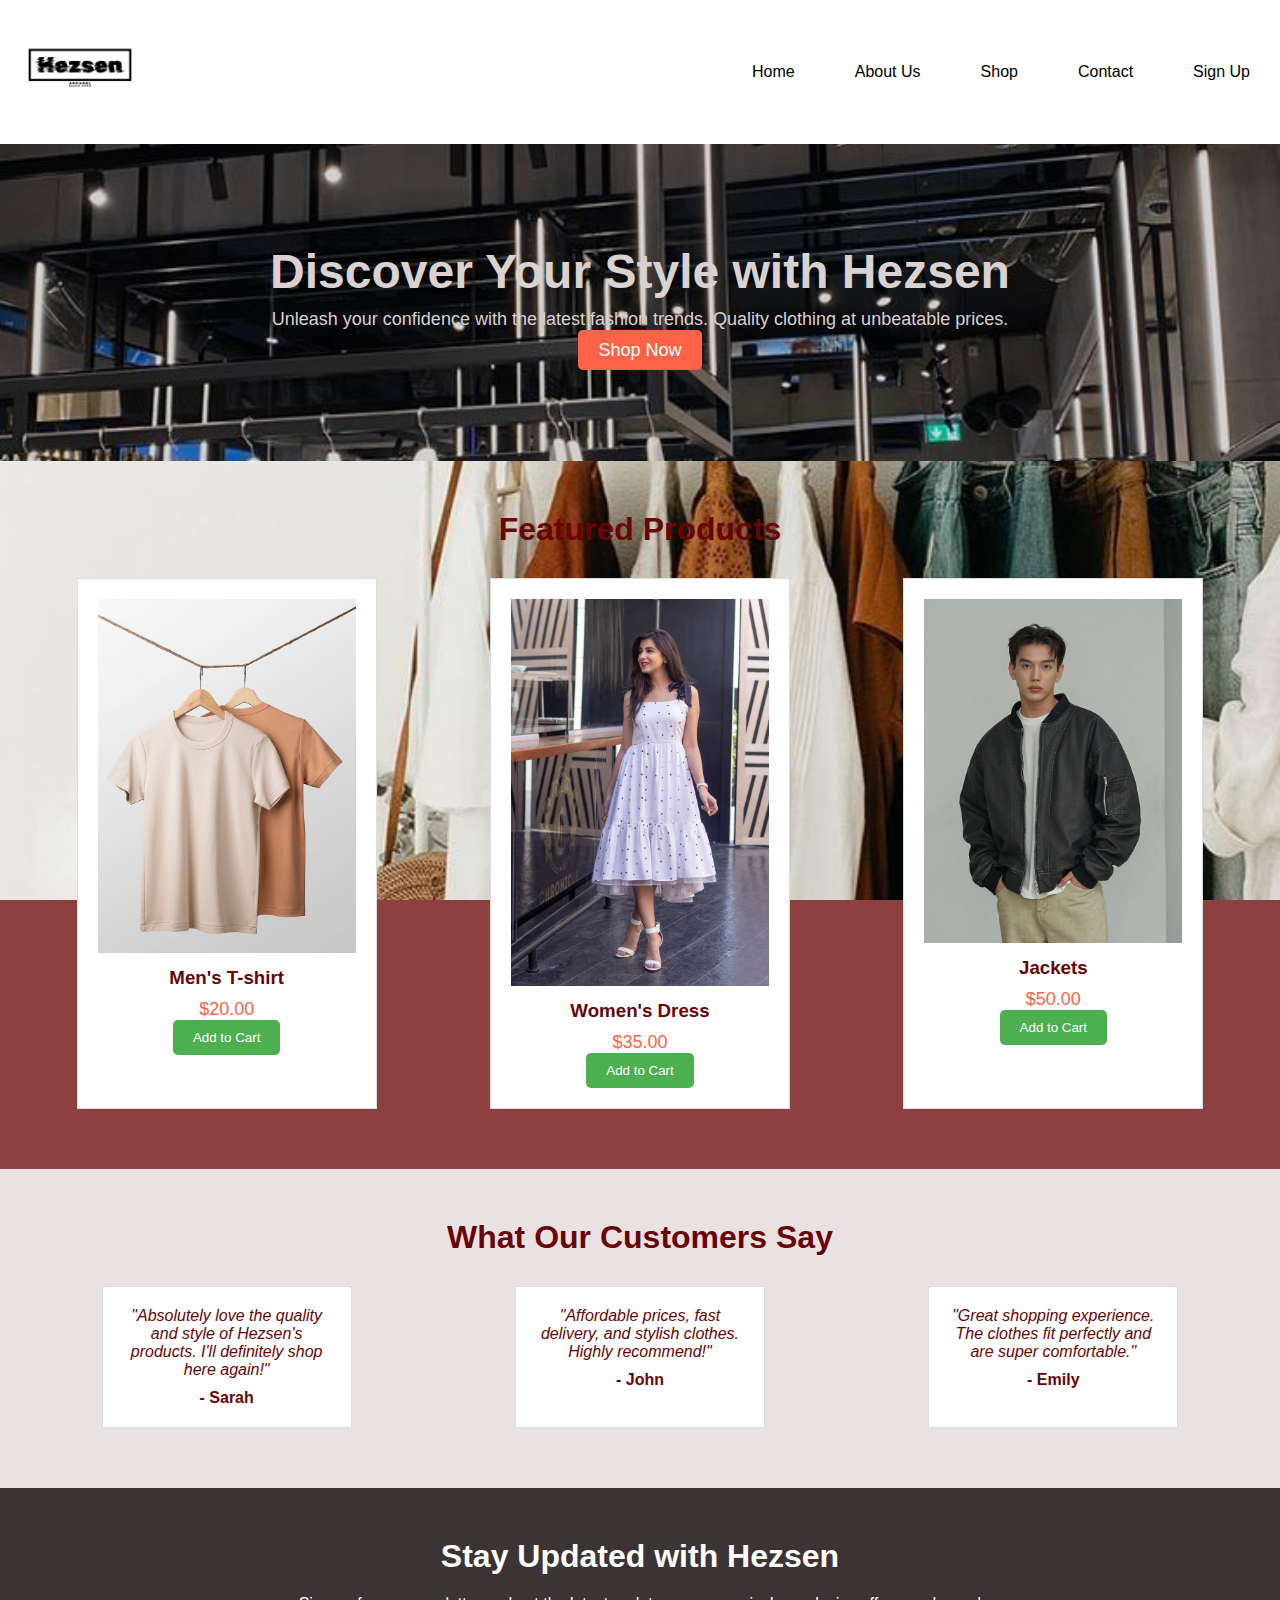
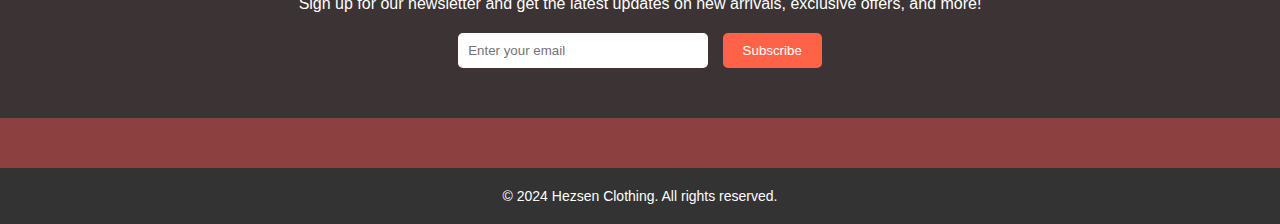
<file: index.html>
<!DOCTYPE html>
<html lang="en">
<head>
  <meta charset="UTF-8">
  <meta name="viewport" content="width=device-width, initial-scale=1.0">
  <title>Hezsen Clothing - Trendy Apparel</title>
  <link rel="stylesheet" href="style.css">
</head>
<body>
  <header>
    <nav>
      <div class="logo">
        <a href="index.html">
          <img src="Hezsen.png" alt="Hezsen Clothing Logo">
        </a>
      </div>
      <ul>
        <li><a href="index.html">Home</a></li>
        <li><a href="about.html">About Us</a></li>
        <li><a href="shop.html">Shop</a></li>
        <li><a href="contact.html">Contact</a></li>
        <li><a href="signup.html">Sign Up</a></li>
      </ul>
    </nav>
  </header>

  <section class="hero">
    <div class="hero-content">
      <h1>Discover Your Style with Hezsen</h1>
      <p>Unleash your confidence with the latest fashion trends. Quality clothing at unbeatable prices.</p>
      <a href="shop.html" class="hero-btn">Shop Now</a>
    </div>
  </section>

  <section class="featured-products">
    <h2>Featured Products</h2>
    <div class="product-grid">
      <div class="product-card">
        <img src="tshirt.jpeg" alt="Men's T-shirt">

        <h3>Men's T-shirt</h3>
        <p>$20.00</p>
        <button>Add to Cart</button>
      </div>
      <div class="product-card">
        <img src="frock.jpeg" alt="Women's Dress">

        <h3>Women's Dress</h3>
        <p>$35.00</p>
        <button>Add to Cart</button>
      </div>
      <div class="product-card">
        <img src="Jacket.jpeg" alt="Jackets">

        <h3>Jackets</h3>
        <p>$50.00</p>
        <button>Add to Cart</button>
      </div>
    </div>
  </section>

  <section class="testimonials">
    <h2>What Our Customers Say</h2>
    <div class="testimonial-grid">
      <div class="testimonial">
        <p>"Absolutely love the quality and style of Hezsen's products. I'll definitely shop here again!"</p>
        <span>- Sarah</span>
      </div>
      <div class="testimonial">
        <p>"Affordable prices, fast delivery, and stylish clothes. Highly recommend!"</p>
        <span>- John</span>
      </div>
      <div class="testimonial">
        <p>"Great shopping experience. The clothes fit perfectly and are super comfortable."</p>
        <span>- Emily</span>
      </div>
    </div>
  </section>

  <section class="newsletter">
    <h2>Stay Updated with Hezsen</h2>
    <p>Sign up for our newsletter and get the latest updates on new arrivals, exclusive offers, and more!</p>
    <form id="newsletterForm">
      <input type="email" id="newsletterEmail" name="newsletterEmail" placeholder="Enter your email" required>
      <input type="submit" value="Subscribe">
    </form>
  </section>

  <footer>
    <p>&copy; 2024 Hezsen Clothing. All rights reserved.</p>
  </footer>

  <script>
    document.getElementById("newsletterForm").addEventListener("submit", function(event) {
      var email = document.getElementById("newsletterEmail").value;
      var emailPattern = /^[a-zA-Z0-9._-]+@[a-zA-Z0-9.-]+\.[a-zA-Z]{2,6}$/;
      if (!emailPattern.test(email)) {
        alert("Invalid email format.");
        event.preventDefault();
      }
    });
  </script>
</body>
</html>
</file>
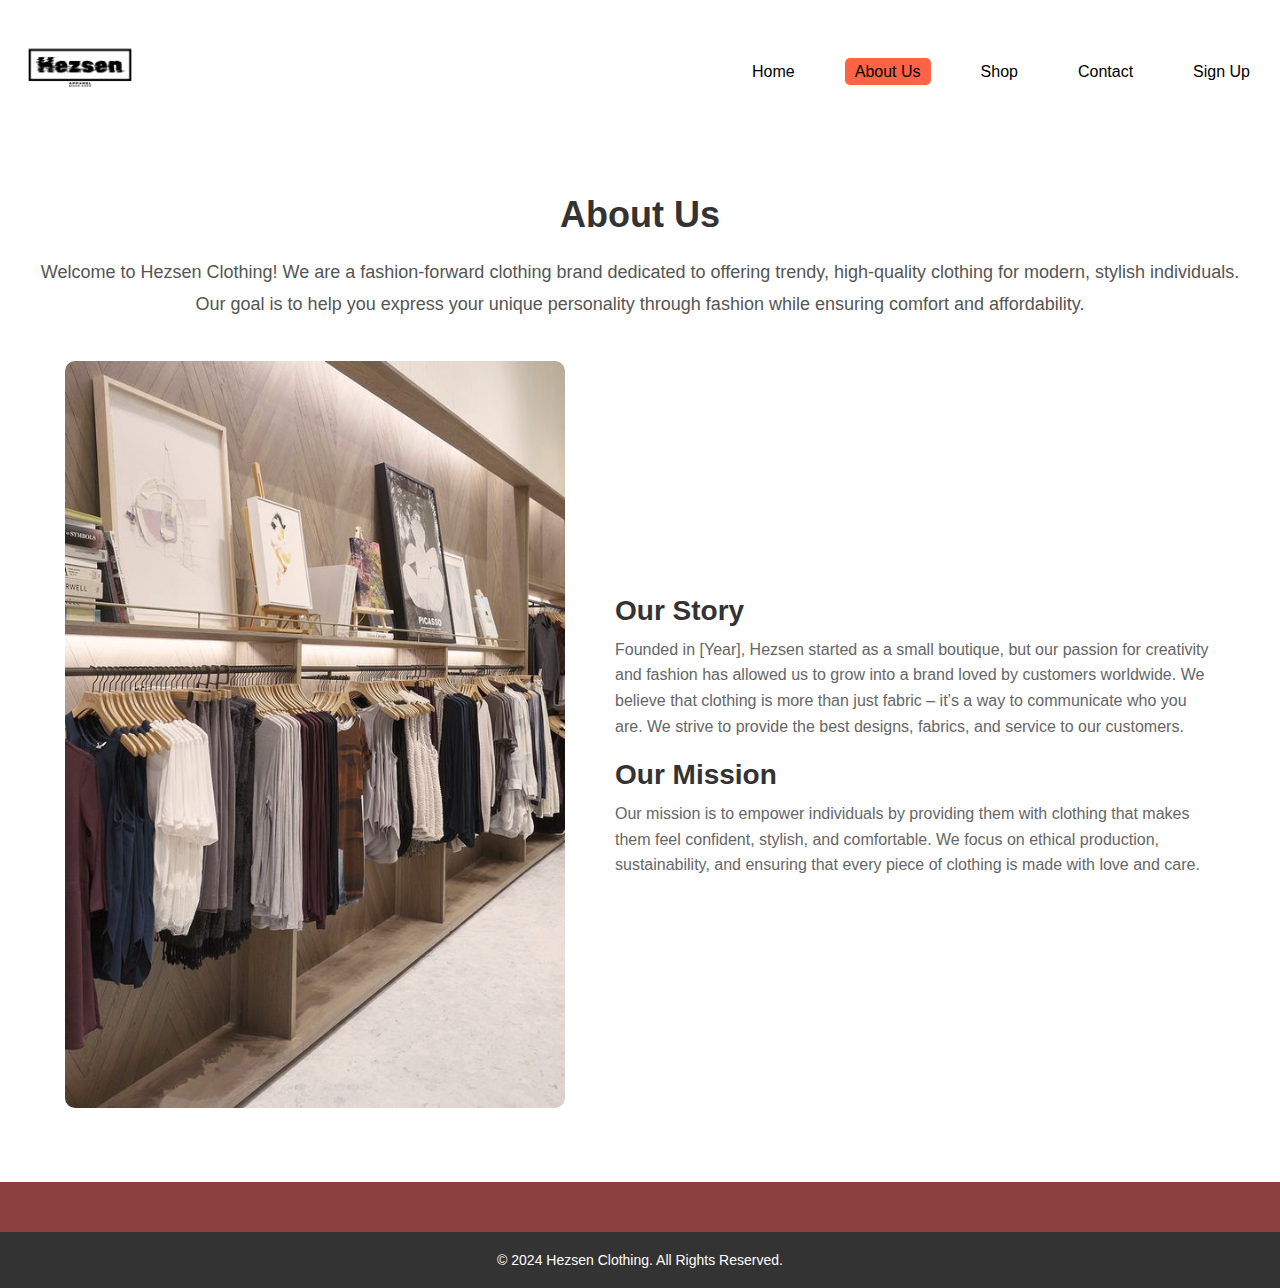
<file: about.html>
<!DOCTYPE html>
<html lang="en">
<head>
    <meta charset="UTF-8">
    <meta name="viewport" content="width=device-width, initial-scale=1.0">
    <title>About Us - Hezsen Clothing</title>
    <link rel="stylesheet" href="style.css">
</head>
<body>

    <header>
        <nav>
            <div class="logo">
                <img src="Hezsen.png" alt="Hezsen Logo">
            </div>
            <ul>
                <li><a href="index.html">Home</a></li>
                <li><a href="about.html" class="active">About Us</a></li>
                <li><a href="shop.html">Shop</a></li>
                <li><a href="contact.html">Contact</a></li>
                <li><a href="signup.html">Sign Up</a></li>

            </ul>
        </nav>
    </header>

    <section class="about-us">
        <div class="about-container">
            <h1>About Us</h1>
            <p>Welcome to Hezsen Clothing! We are a fashion-forward clothing brand dedicated to offering trendy, high-quality clothing for modern, stylish individuals. Our goal is to help you express your unique personality through fashion while ensuring comfort and affordability.</p>

            <div class="about-content">
                <div class="about-image">
                    <img src="download (1).jpeg" alt="Our Team"> 
                </div>
                <div class="about-text">
                    <h2>Our Story</h2>
                    <p>Founded in [Year], Hezsen started as a small boutique, but our passion for creativity and fashion has allowed us to grow into a brand loved by customers worldwide. We believe that clothing is more than just fabric – it’s a way to communicate who you are. We strive to provide the best designs, fabrics, and service to our customers.</p>
                    <h2>Our Mission</h2>
                    <p>Our mission is to empower individuals by providing them with clothing that makes them feel confident, stylish, and comfortable. We focus on ethical production, sustainability, and ensuring that every piece of clothing is made with love and care.</p>
                </div>
            </div>
        </div>
    </section>

    <footer>
        <p>&copy; 2024 Hezsen Clothing. All Rights Reserved.</p>
    </footer>
</body>
</html>
</file>
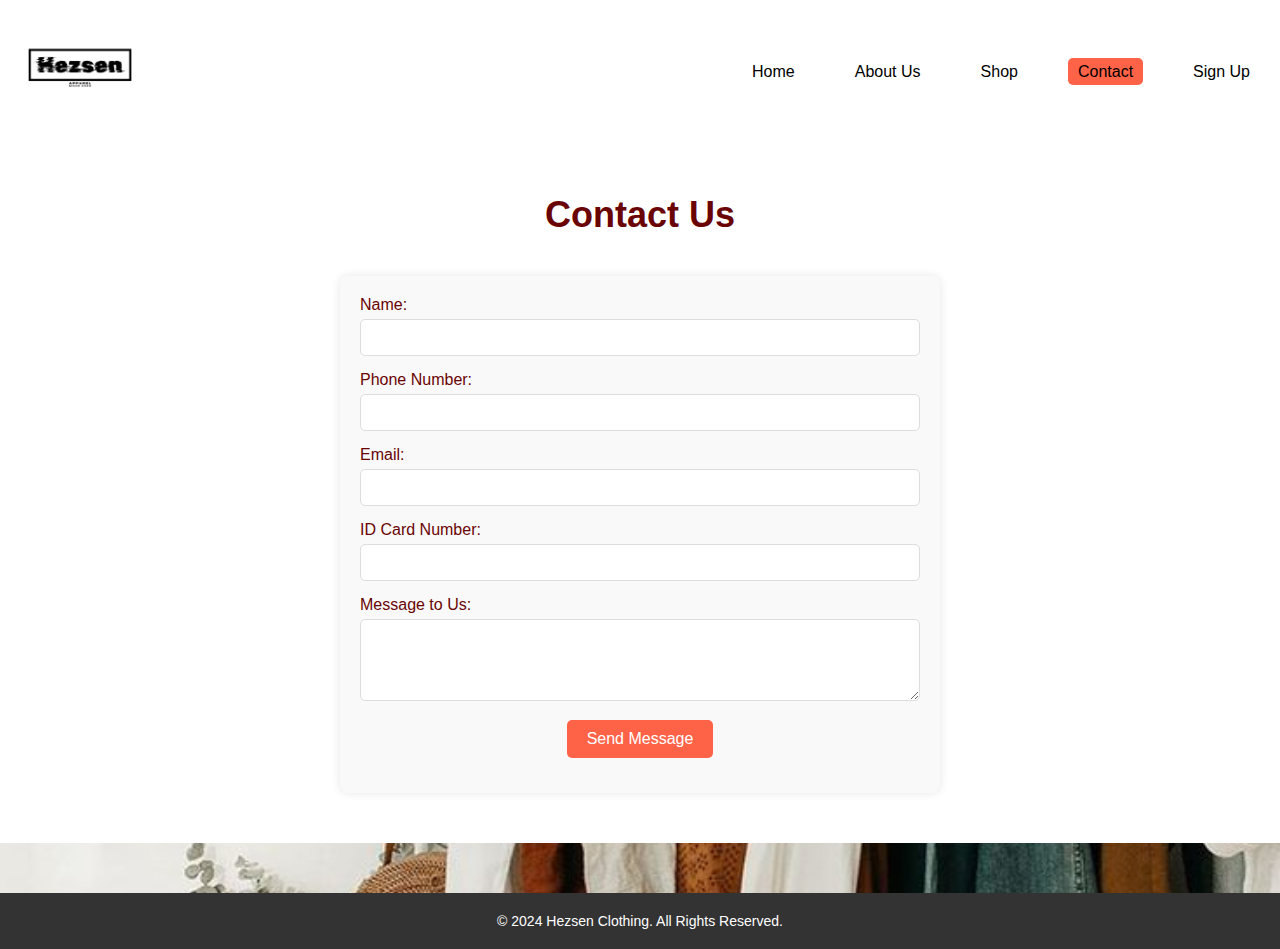
<file: contact.html>
<!DOCTYPE html>
<html lang="en">
<head>
    <meta charset="UTF-8">
    <meta name="viewport" content="width=device-width, initial-scale=1.0">
    <title>Contact Us - Hezsen Clothing</title>
    <link rel="stylesheet" href="style.css">
</head>
<body>

    <header>
        <div class="logo">
            <img src="Hezsen.png" alt="Hezsen Logo"> 
        </div>
        <nav>
            <ul>


                <li><a href="index.html">Home</a></li>
                <li><a href="about.html">About Us</a></li>
                <li><a href="shop.html">Shop</a></li>
                <li><a href="contact.html" class="active">Contact</a></li>
                <li><a href="signup.html">Sign Up</a></li>


            </ul>
        </nav>
    </header>

    <section class="contact">
        <h1>Contact Us</h1>
        <form id="contact-form" onsubmit="return validateContactForm()">
            <div>
                <label for="name">Name:</label>
                <input type="text" id="name" name="name">
            </div>
            <div>
                <label for="phone">Phone Number:</label>
                <input type="text" id="phone" name="phone">
            </div>
            <div>
                <label for="email">Email:</label>
                <input type="email" id="email" name="email">
            </div>
            <div>
                <label for="nic">ID Card Number:</label>
                <input type="text" id="nic" name="nic">
            </div>
            <div>
                <label for="message">Message to Us:</label>
                <textarea id="message" name="message" rows="4"></textarea>
            </div>
            <div>
                <input type="submit" value="Send Message">
            </div>
        </form>
    </section>

    <footer>
        <p>&copy; 2024 Hezsen Clothing. All Rights Reserved.</p>
    </footer>

    <script src="script.js"></script>
</body>
</html>
</file>
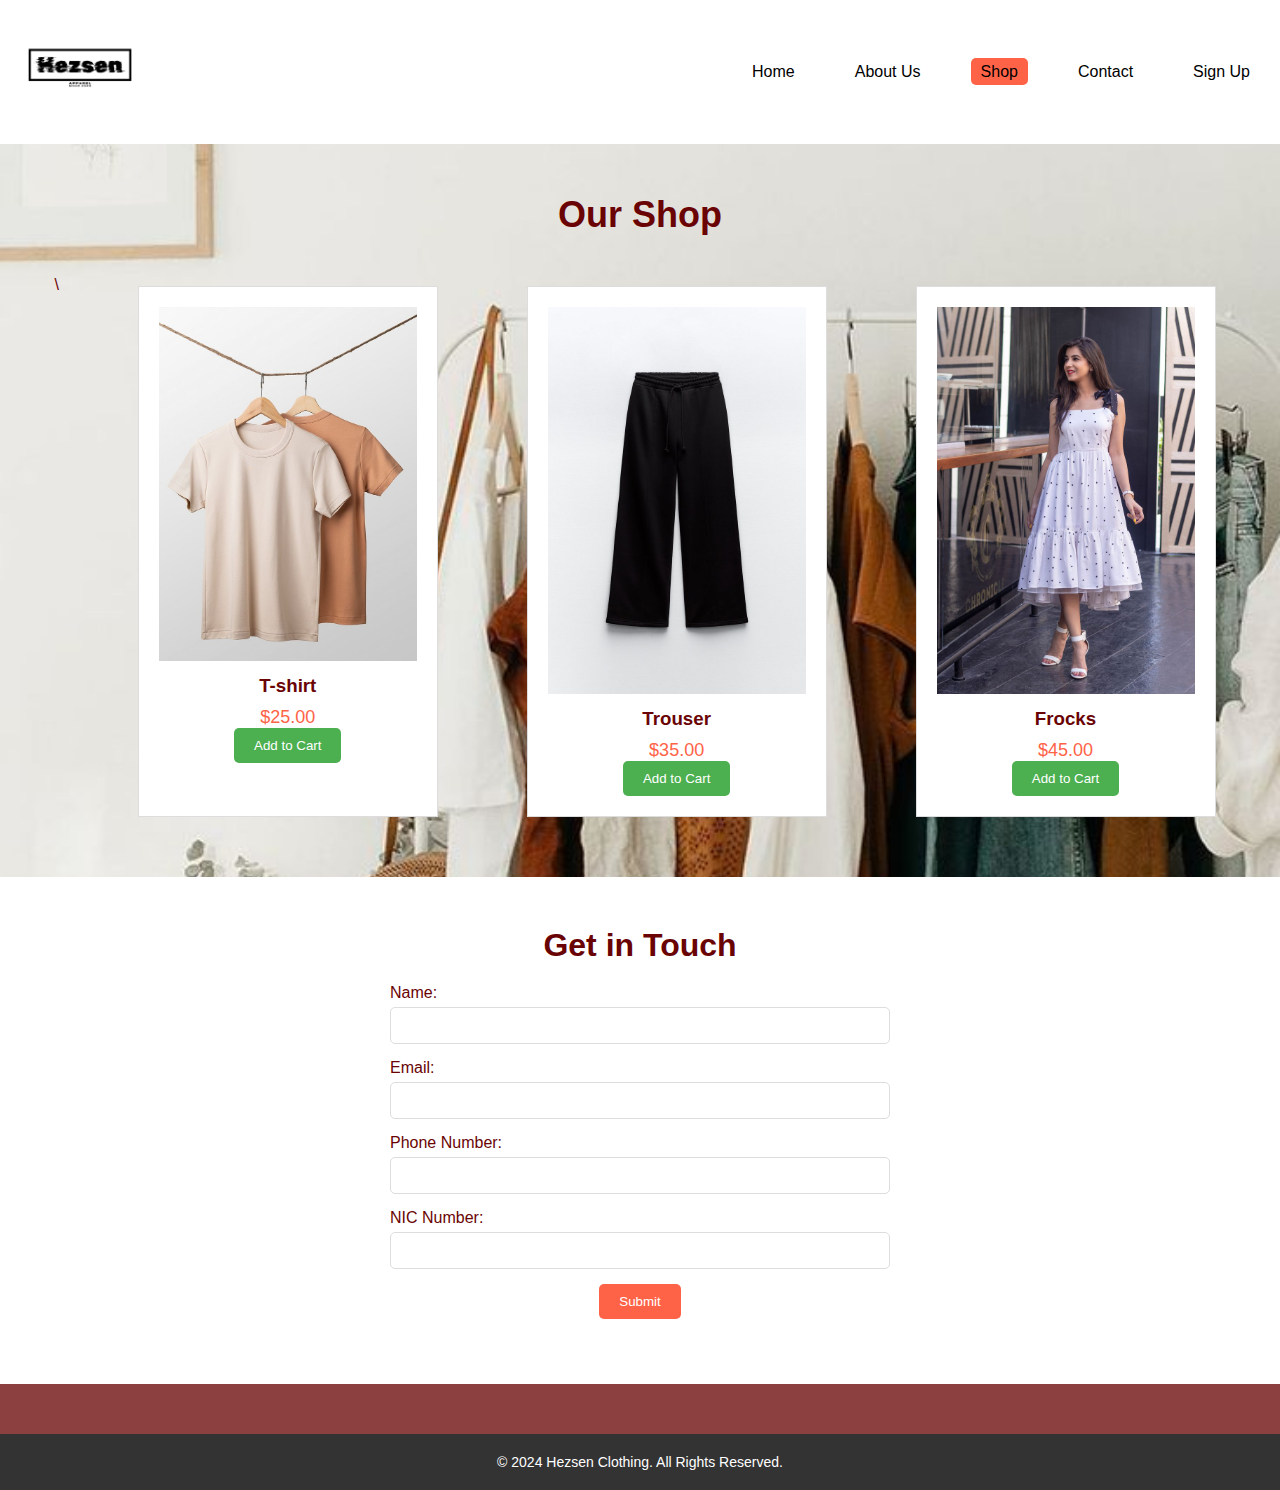
<file: shop.html>
<!DOCTYPE html>
<html lang="en">
<head>
    <meta charset="UTF-8">
    <meta name="viewport" content="width=device-width, initial-scale=1.0">
    <title>Shop - Hezsen Clothing</title>
    <link rel="stylesheet" href="style.css">
</head>
<body>

    <header>
        <div class="logo">
            <img src="Hezsen.png" alt="Hezsen Logo"> 
        </div>
        <nav>
            <ul>


                <li><a href="index.html">Home</a></li>
                <li><a href="about.html">About Us</a></li>
                <li><a href="shop.html" class="active">Shop</a></li>
                <li><a href="contact.html">Contact</a></li>
                <li><a href="signup.html">Sign Up</a></li>

            </ul>
        </nav>
    </header>

    <section class="shop">
        <h1>Our Shop</h1>
        <div class="product-grid">\

            <div class="product-card">
                <img src="tshirt.jpeg" alt="T-shirt">
                <h3>T-shirt</h3>
                <p>$25.00</p>
                <button>Add to Cart</button>
            </div>

            <div class="product-card">
                <img src="trouser.jpeg" alt="Trouser">
                <h3>Trouser</h3>
                <p>$35.00</p>
                <button>Add to Cart</button>
            </div>

            <div class="product-card">
                <img src="frock.jpeg" alt="Frocks">
                <h3>Frocks</h3>
                <p>$45.00</p>
                <button>Add to Cart</button>
            </div>
        </div>
    </section>

    <section class="contact-form">
        <h2>Get in Touch</h2>
        <form id="shop-form" onsubmit="return validateForm()">
            <div>
                <label for="name">Name:</label>
                <input type="text" id="name" name="name">
            </div>
            <div>
                <label for="email">Email:</label>
                <input type="email" id="email" name="email">
            </div>
            <div>
                <label for="phone">Phone Number:</label>
                <input type="text" id="phone" name="phone">
            </div>
            <div>
                <label for="nic">NIC Number:</label>
                <input type="text" id="nic" name="nic">
            </div>
            <div>
                <input type="submit" value="Submit">
            </div>
        </form>
    </section>

    <footer>
        <p>&copy; 2024 Hezsen Clothing. All Rights Reserved.</p>
    </footer>

    <script src="script.js"></script>
</body>
</html>
</file>
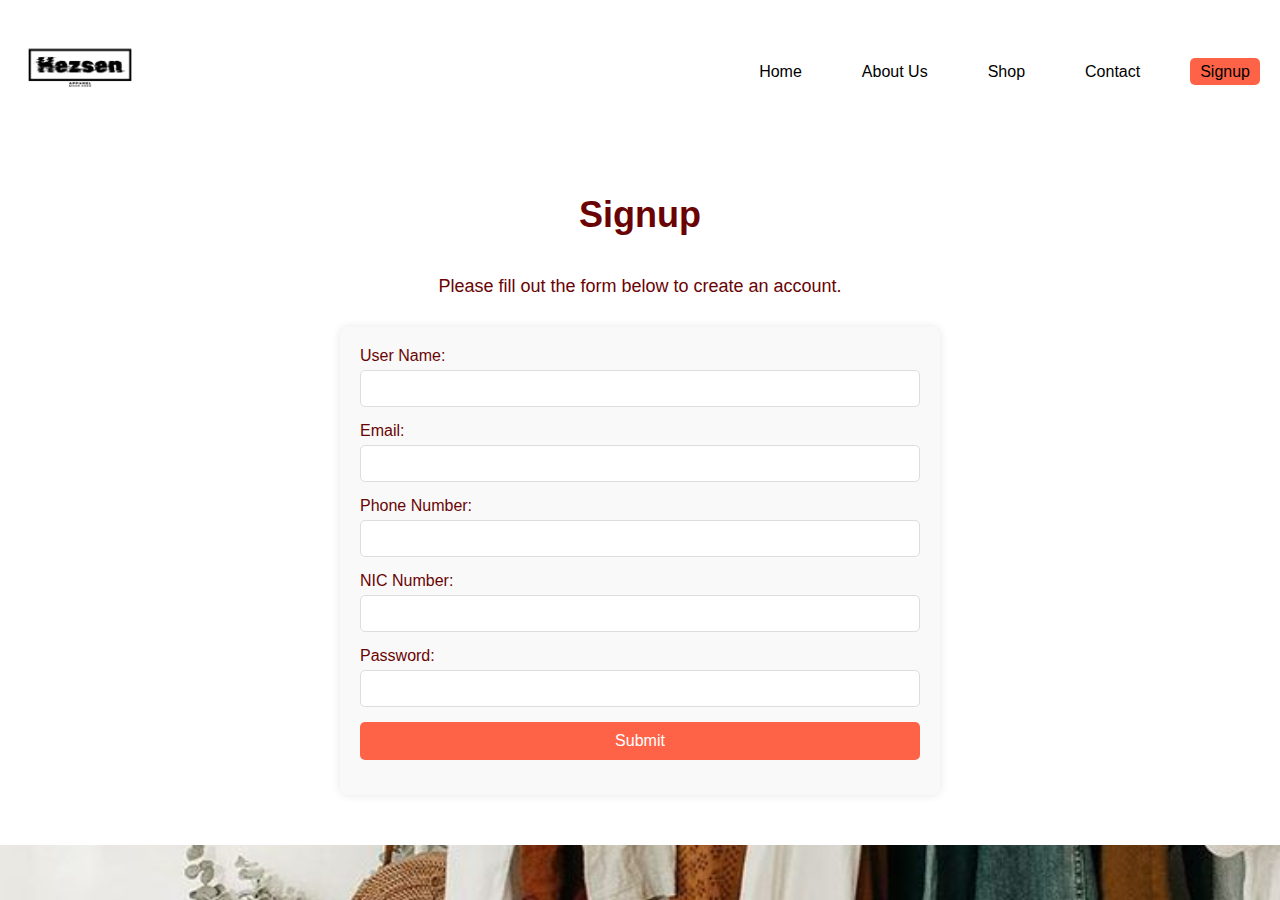
<file: signup.html>
<!DOCTYPE html>
<html lang="en">
<head>
  <meta charset="UTF-8">
  <meta name="viewport" content="width=device-width, initial-scale=1.0">
  <title>Signup Page</title>
  <link rel="stylesheet" href="style.css">
</head>
<body>
  <header>
    <nav>
      <div class="logo">
        <img src="Hezsen.png" alt="Logo"> 
      </div>
      <ul>
        <li><a href="index.html">Home</a></li>
        <li><a href="about.html">About Us</a></li>
        <li><a href="shop.html">Shop</a></li>
        <li><a href="contact.html">Contact</a></li>
        <li><a href="signup.html" class="active">Signup</a></li>
      </ul>
    </nav>
  </header>

  <div class="signup">
    <div class="signup-content">
      <h1>Signup</h1>
      <p>Please fill out the form below to create an account.</p>
      <form id="signupForm">
        <div>
          <label for="username">User Name:</label>
          <input type="text" id="username" name="username">
        </div>
        <div>
          <label for="email">Email:</label>
          <input type="email" id="email" name="email">
        </div>
        <div>
          <label for="phone">Phone Number:</label>
          <input type="text" id="phone" name="phone">
        </div>
        <div>
          <label for="nic">NIC Number:</label>
          <input type="text" id="nic" name="nic">
        </div>
        <div>
          <label for="password">Password:</label>
          <input type="password" id="password" name="password">
        </div>
        <div>
          <button type="submit">Submit</button>
        </div>
      </form>
    </div>
  </div>

  <script src="script.js"></script>
</body>
</html>
</file>
<file: style.css>
body {
    font-family: Arial, sans-serif;
    margin: 0;
    padding: 0;
    color: #120656;
    background-image: url('webbac.jpeg'); 
    background-size: cover; 
    background-position: center; 
    background-attachment: fixed; 
  }
  
  header {
    background-color: #ffffff; 
    color: #000000;
    padding: 5px 10px; 
    display: flex;
    align-items: center;
    justify-content: space-between; 
  }
  
  .logo {
    flex-shrink: 0; 
  }
  
  .logo img {
    max-width: 150px; 
    height: auto; 
  }
  
  nav {
    flex-grow: 1; 
    display: flex;
    justify-content: flex-start; 
    align-items: center;
  }
  
  nav ul {
    list-style-type: none;
    margin: 0;
    padding: 0;
    display: flex;
    margin-left: auto; 
  }
  
  nav ul li {
    display: inline;
    margin-left: 20px; 
  }
  
  nav ul li a {
    color: #000000;
    text-decoration: none;
    padding: 5px 10px;
    font-size: 14px; 
  }
  
  nav ul li a:hover {
    background-color: #840a0a;
  }
  
  .hero {
    background-image: url('clothes.jpeg'); 
    background-size: cover;
    background-position: center;
    background-attachment: fixed;
    color: rgb(218, 209, 209);
    text-align: center;
    padding: 100px 20px;
  }
  
  .hero-content h1 {
    font-size: 48px;
    margin: 0;
  }
  
  .hero-content p {
    font-size: 18px;
    margin: 10px 0;
  }
  
  .hero-btn {
    background-color: #ff6347;
    color: white;
    padding: 10px 20px;
    text-decoration: none;
    font-size: 18px;
    border-radius: 5px;
  }
  
  .hero-btn:hover {
    background-color: #010000;
  }
  
  .featured-products {
    text-align: center;
    padding: 50px 20px;
  }
  
  .featured-products h2 {
    font-size: 32px;
    margin-bottom: 20px;
  }
  
  .product-grid {
    display: flex;
    justify-content: space-around;
    flex-wrap: wrap;
  }
  
  .product-card {
    border: 4px solid #000000;
    padding: 20px;
    margin: 10px;
    text-align: center;
    width: 250px;
  }
  
  .product-card img {
    width: 100%;
  }
  
  .product-card h3 {
    margin: 10px 0;
  }
  
  .product-card button {
    background-color: #4CAF50;
    color: white;
    padding: 10px 20px;
    border: none;
    cursor: pointer;
    border-radius: 5px;
  }
  
  .product-card button:hover {
    background-color: #45a049;
  }
  
  .testimonials {
    background-color: rgba(244, 244, 244, 0.9);
    padding: 50px 20px;
    text-align: center;
  }
  
  .testimonials h2 {
    font-size: 32px;
    margin-bottom: 20px;
  }
  
  .testimonial-grid {
    display: flex;
    justify-content: space-around;
    flex-wrap: wrap;
  }
  
  .testimonial {
    background-color: white;
    border: 1px solid #ddd;
    padding: 20px;
    margin: 10px;
    width: 250px;
  }
  
  .testimonial p {
    font-style: italic;
  }
  
  .testimonial span {
    display: block;
    margin-top: 10px;
    font-weight: bold;
  }
  
  .newsletter {
    background-color: rgba(51, 51, 51, 0.9);
    color: white;
    text-align: center;
    padding: 50px 20px;
  }
  
  .newsletter h2 {
    font-size: 32px;
    margin-bottom: 20px;
  }
  
  .newsletter form {
    margin-top: 20px;
  }
  
  .newsletter input[type="email"] {
    padding: 10px;
    width: 250px;
    margin-right: 10px;
    border-radius: 5px;
    border: none;
  }
  
  .newsletter input[type="submit"] {
    background-color: #ff6347;
    color: white;
    padding: 10px 20px;
    border: none;
    cursor: pointer;
    border-radius: 5px;
  }
  
  .newsletter input[type="submit"]:hover {
    background-color: #ff4500;
  }
  
  footer {
    background-color: #333;
    color: white;
    text-align: center;
    padding: 20px 0;
  }
  








* {
    margin: 0;
    padding: 0;
    box-sizing: border-box;
  }
  
  body {
    font-family: 'Arial', sans-serif;
    color: #333;
    background-color: #f9f9f9;
    margin: 0;
  }
  
  header {
    background-color: #ffffff;
    padding: 5px 20px;
    display: flex;
    align-items: center;
    justify-content: space-between;
  }
  
  .logo {
    flex-shrink: 0;
  }
  
  .logo img {
    max-width: 120px;
    height: auto;
  }
  
  nav {
    flex-grow: 1;
    display: flex;
    justify-content: flex-start;
    align-items: center;
  }
  
  nav ul {
    list-style-type: none;
    margin: 0;
    padding: 0;
    display: flex;
    margin-left: auto;
  }
  
  nav ul li {
    display: inline;
    margin-left: 20px;
  }
  
  nav ul li a {
    color: #000000;
    text-decoration: none;
    padding: 5px 10px;
    font-size: 14px;
  }
  
  nav ul li a:hover {
    background-color: #771010;
    border-radius: 5px;
  }
  
  nav ul li a.active {
    background-color: #ff6347;
    border-radius: 5px;
  }
  
  .about-us {
    padding: 50px 20px;
    text-align: center;
    background-color: #fff;
  }
  
  .about-container {
    max-width: 1200px;
    margin: 0 auto;
  }
  
  .about-us h1 {
    font-size: 36px;
    color: #333;
    margin-bottom: 20px;
  }
  
  .about-us p {
    font-size: 18px;
    line-height: 1.8;
    margin-bottom: 40px;
    color: #555;
  }
  
  .about-content {
    display: flex;
    justify-content: space-around;
    align-items: center;
    flex-wrap: wrap;
  }
  
  .about-image img {
    max-width: 500px;
    width: 100%;
    border-radius: 10px;
    margin-bottom: 20px;
  }
  
  .about-text {
    max-width: 600px;
    text-align: left;
  }
  
  .about-text h2 {
    font-size: 28px;
    margin-bottom: 10px;
    color: #333;
  }
  
  .about-text p {
    font-size: 16px;
    line-height: 1.6;
    margin-bottom: 20px;
    color: #666;
  }
  
  footer {
    background-color: #333;
    color: white;
    text-align: center;
    padding: 20px;
    margin-top: 50px;
  }
  
  footer p {
    font-size: 14px;
  }
  





* {
    margin: 0;
    padding: 0;
    box-sizing: border-box;
  }
  
  body {
    font-family: 'Arial', sans-serif;
    color: #333;
    background-color: #f4f4f4;
  }
  
  header {
    background-color: #333;
    padding: 10px 0;
    display: flex;
    justify-content: space-between;
    align-items: center;
  }
  
  .logo img {
    max-width: 120px;
    height: auto;
    margin-left: 20px;
  }
  
  nav ul {
    list-style-type: none;
    display: flex;
    justify-content: center;
  }
  
  nav ul li {
    margin: 0 20px;
  }
  
  nav ul li a {
    color: #fff;
    text-decoration: none;
    padding: 5px 10px;
    font-size: 16px;
  }
  
  nav ul li a.active {
    background-color: #ff6347;
    border-radius: 5px;
  }
  
  .shop {
    text-align: center;
    padding: 50px 20px;
  }
  
  .shop h1 {
    font-size: 36px;
    margin-bottom: 40px;
  }
  
  .product-grid {
    display: flex;
    justify-content: space-around;
    flex-wrap: wrap;
  }
  
  .product-card {
    background-color: white;
    border: 1px solid #ddd;
    padding: 20px;
    margin: 10px;
    text-align: center;
    width: 300px;
  }
  
  .product-card img {
    width: 100%;
    height: auto;
  }
  
  .product-card h3 {
    margin: 10px 0;
  }
  
  .product-card p {
    font-size: 18px;
    color: #ff6347;
  }
  
  .product-card button {
    background-color: #4CAF50;
    color: white;
    padding: 10px 20px;
    border: none;
    cursor: pointer;
    border-radius: 5px;
  }
  
  .product-card button:hover {
    background-color: #45a049;
  }
  
  .contact-form {
    background-color: #fff;
    padding: 50px 20px;
    text-align: center;
  }
  
  .contact-form h2 {
    font-size: 32px;
    margin-bottom: 20px;
  }
  
  .contact-form form {
    max-width: 500px;
    margin: 0 auto;
  }
  
  .contact-form form div {
    margin-bottom: 15px;
  }
  
  .contact-form label {
    display: block;
    text-align: left;
    margin-bottom: 5px;
  }
  
  .contact-form input[type="text"],
  .contact-form input[type="email"] {
    width: 100%;
    padding: 10px;
    border: 1px solid #ddd;
    border-radius: 5px;
  }
  
  .contact-form input[type="submit"] {
    background-color: #ff6347;
    color: white;
    padding: 10px 20px;
    border: none;
    cursor: pointer;
    border-radius: 5px;
  }
  
  .contact-form input[type="submit"]:hover {
    background-color: #ff4500;
  }
  
  footer {
    background-color: #333;
    color: white;
    text-align: center;
    padding: 20px 0;
  }

  




* {
    margin: 0;
    padding: 0;
    box-sizing: border-box;
  }
  
  body {
    font-family: 'Arial', sans-serif;
    color: #333;
    background-color: #f4f4f4;
  }
  
  header {
    background-color: #333;
    padding: 10px 0;
    display: flex;
    justify-content: space-between;
    align-items: center;
  }
  
  .logo img {
    max-width: 120px;
    height: auto;
    margin-left: 20px;
  }
  
  nav ul {
    list-style-type: none;
    display: flex;
    justify-content: center;
  }
  
  nav ul li {
    margin: 0 20px;
  }
  
  nav ul li a {
    color: #fff;
    text-decoration: none;
    padding: 5px 10px;
    font-size: 16px;
  }
  
  nav ul li a.active {
    background-color: #ff6347;
    border-radius: 5px;
  }
  
  .contact {
    text-align: center;
    padding: 50px 20px;
    background-color: #fff;
  }
  
  .contact h1 {
    font-size: 36px;
    margin-bottom: 40px;
  }
  
  .contact form {
    max-width: 600px;
    margin: 0 auto;
    background-color: #f9f9f9;
    padding: 20px;
    border-radius: 8px;
    box-shadow: 0 0 10px rgba(0, 0, 0, 0.1);
  }
  
  .contact form div {
    margin-bottom: 15px;
  }
  
  .contact label {
    display: block;
    text-align: left;
    margin-bottom: 5px;
  }
  
  .contact input[type="text"],
  .contact input[type="email"],
  .contact textarea {
    width: 100%;
    padding: 10px;
    border: 1px solid #ddd;
    border-radius: 5px;
  }
  
  .contact textarea {
    resize: vertical;
  }
  
  .contact input[type="submit"] {
    background-color: #ff6347;
    color: white;
    padding: 10px 20px;
    border: none;
    cursor: pointer;
    border-radius: 5px;
    font-size: 16px;
  }
  
  .contact input[type="submit"]:hover {
    background-color: #ff4500;
  }
  
  footer {
    background-color: #333;
    color: white;
    text-align: center;
    padding: 20px 0;
  }






* {
    margin: 0;
    padding: 0;
    box-sizing: border-box;
  }
  
  body {
    font-family: 'Arial', sans-serif;
    color: #6a0404;
    background-color: #8d4040;
  }
  
  header {
    background-color: #ffffff;
    padding: 10px 0;
    display: flex;
    justify-content: space-between;
    align-items: center;
  }
  
  .logo img {
    max-width: 120px;
    height: auto;
    margin-left: 20px;
  }
  
  nav ul {
    list-style-type: none;
    display: flex;
    justify-content: center;
  }
  
  nav ul li {
    margin: 0 20px;
  }
  
  nav ul li a {
    color: #000000;
    text-decoration: none;
    padding: 5px 10px;
    font-size: 16px;
  }
  
  nav ul li a.active {
    background-color: #ff6347;
    border-radius: 5px;
  }
  
  .signup {
    text-align: center;
    padding: 50px 20px;
    background-color: #fff;
  }
  
  .signup h1 {
    font-size: 36px;
    margin-bottom: 40px;
  }
  
  .signup p {
    font-size: 18px;
    margin-bottom: 30px;
  }
  
  .signup form {
    max-width: 600px;
    margin: 0 auto;
    background-color: #f9f9f9;
    padding: 20px;
    border-radius: 8px;
    box-shadow: 0 0 10px rgba(0, 0, 0, 0.1);
  }
  
  .signup form div {
    margin-bottom: 15px;
  }
  
  .signup label {
    display: block;
    text-align: left;
    margin-bottom: 5px;
  }
  
  .signup input[type="text"],
  .signup input[type="email"],
  .signup input[type="password"] {
    width: 100%;
    padding: 10px;
    border: 1px solid #ddd;
    border-radius: 5px;
  }
  
  .signup button {
    background-color: #ff6347;
    color: white;
    padding: 10px 20px;
    border: none;
    cursor: pointer;
    border-radius: 5px;
    font-size: 16px;
    width: 100%;
  }
  
  .signup button:hover {
    background-color: #ff4500;
  }
  
  footer {
    background-color: #333;
    color: white;
    text-align: center;
    padding: 20px 0;
  }
</file>
